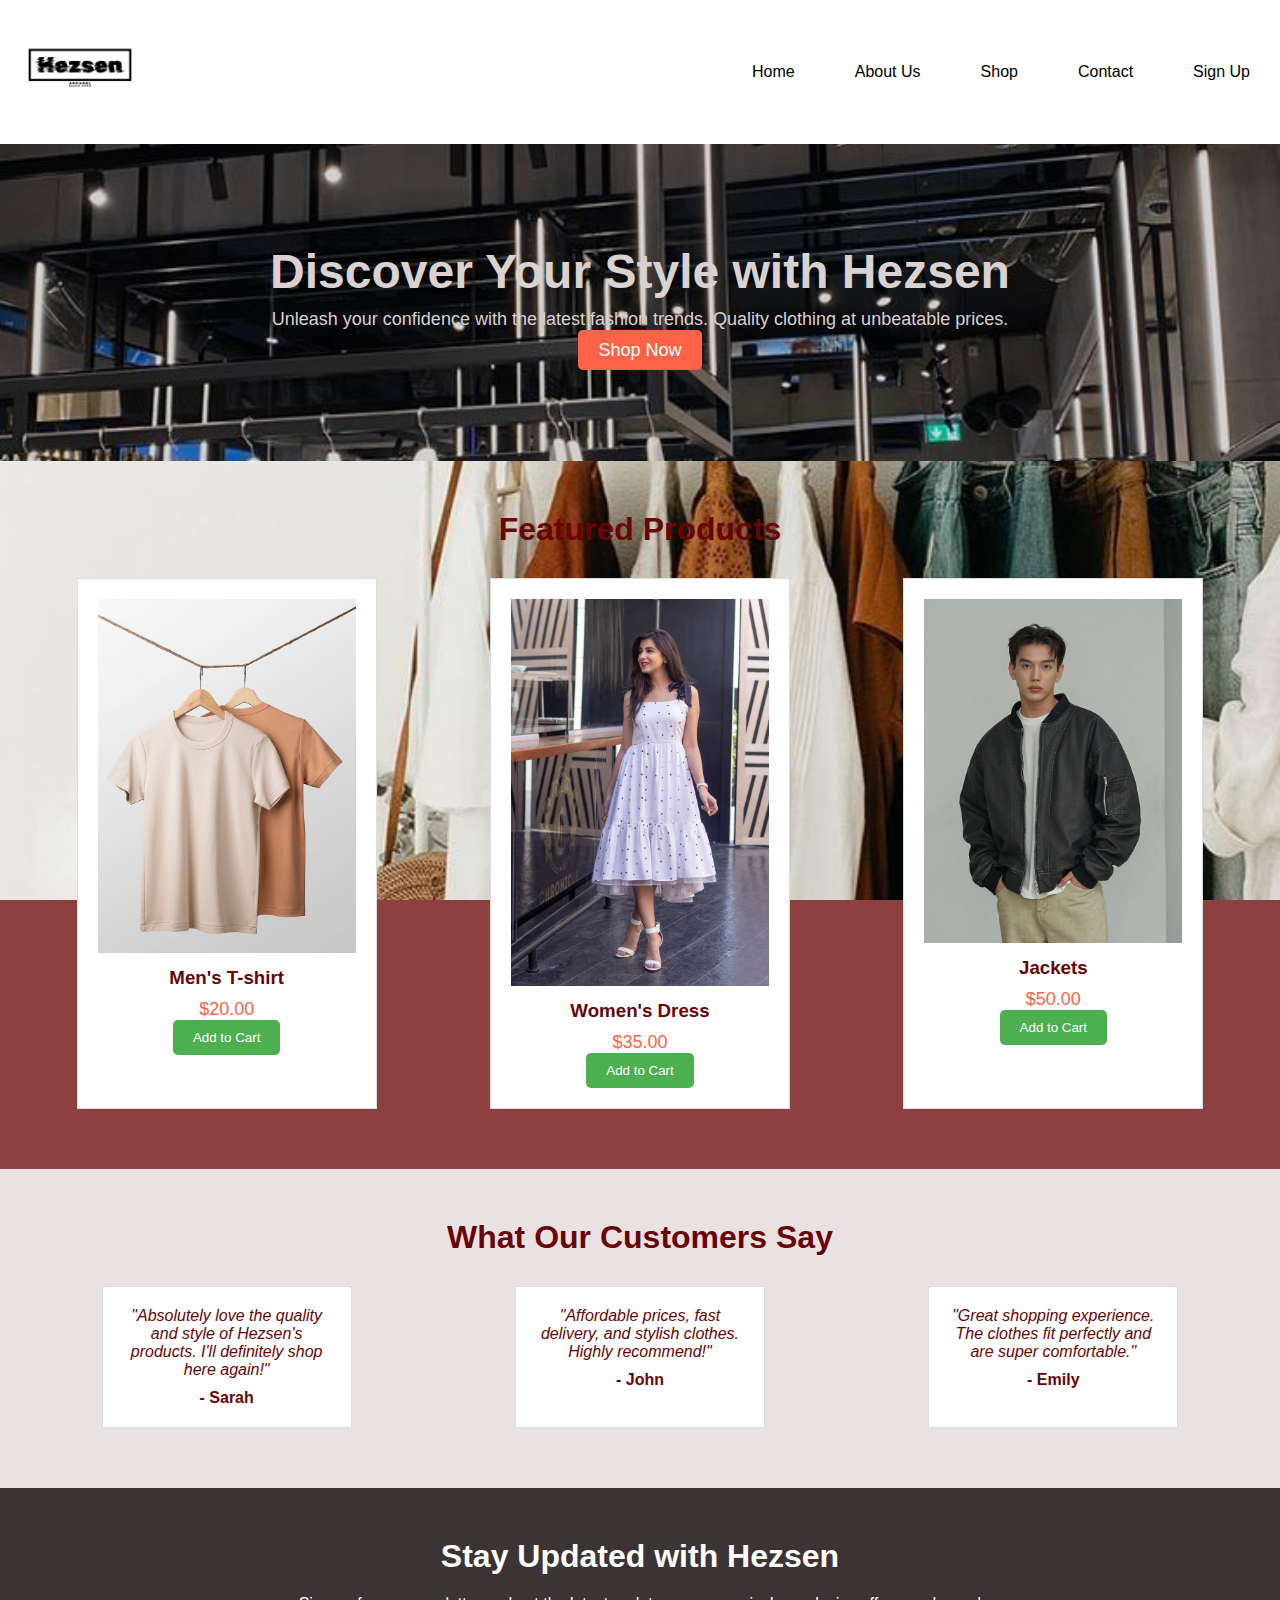
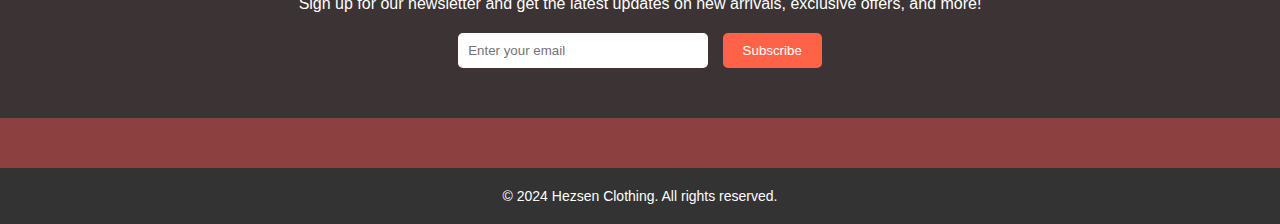
<file: index.html>
<!DOCTYPE html>
<html lang="en">
<head>
  <meta charset="UTF-8">
  <meta name="viewport" content="width=device-width, initial-scale=1.0">
  <title>Hezsen Clothing - Trendy Apparel</title>
  <link rel="stylesheet" href="style.css">
</head>
<body>
  <header>
    <nav>
      <div class="logo">
        <a href="index.html">
          <img src="Hezsen.png" alt="Hezsen Clothing Logo">
        </a>
      </div>
      <ul>
        <li><a href="index.html">Home</a></li>
        <li><a href="about.html">About Us</a></li>
        <li><a href="shop.html">Shop</a></li>
        <li><a href="contact.html">Contact</a></li>
        <li><a href="signup.html">Sign Up</a></li>
      </ul>
    </nav>
  </header>

  <section class="hero">
    <div class="hero-content">
      <h1>Discover Your Style with Hezsen</h1>
      <p>Unleash your confidence with the latest fashion trends. Quality clothing at unbeatable prices.</p>
      <a href="shop.html" class="hero-btn">Shop Now</a>
    </div>
  </section>

  <section class="featured-products">
    <h2>Featured Products</h2>
    <div class="product-grid">
      <div class="product-card">
        <img src="tshirt.jpeg" alt="Men's T-shirt">

        <h3>Men's T-shirt</h3>
        <p>$20.00</p>
        <button>Add to Cart</button>
      </div>
      <div class="product-card">
        <img src="frock.jpeg" alt="Women's Dress">

        <h3>Women's Dress</h3>
        <p>$35.00</p>
        <button>Add to Cart</button>
      </div>
      <div class="product-card">
        <img src="Jacket.jpeg" alt="Jackets">

        <h3>Jackets</h3>
        <p>$50.00</p>
        <button>Add to Cart</button>
      </div>
    </div>
  </section>

  <section class="testimonials">
    <h2>What Our Customers Say</h2>
    <div class="testimonial-grid">
      <div class="testimonial">
        <p>"Absolutely love the quality and style of Hezsen's products. I'll definitely shop here again!"</p>
        <span>- Sarah</span>
      </div>
      <div class="testimonial">
        <p>"Affordable prices, fast delivery, and stylish clothes. Highly recommend!"</p>
        <span>- John</span>
      </div>
      <div class="testimonial">
        <p>"Great shopping experience. The clothes fit perfectly and are super comfortable."</p>
        <span>- Emily</span>
      </div>
    </div>
  </section>

  <section class="newsletter">
    <h2>Stay Updated with Hezsen</h2>
    <p>Sign up for our newsletter and get the latest updates on new arrivals, exclusive offers, and more!</p>
    <form id="newsletterForm">
      <input type="email" id="newsletterEmail" name="newsletterEmail" placeholder="Enter your email" required>
      <input type="submit" value="Subscribe">
    </form>
  </section>

  <footer>
    <p>&copy; 2024 Hezsen Clothing. All rights reserved.</p>
  </footer>

  <script>
    document.getElementById("newsletterForm").addEventListener("submit", function(event) {
      var email = document.getElementById("newsletterEmail").value;
      var emailPattern = /^[a-zA-Z0-9._-]+@[a-zA-Z0-9.-]+\.[a-zA-Z]{2,6}$/;
      if (!emailPattern.test(email)) {
        alert("Invalid email format.");
        event.preventDefault();
      }
    });
  </script>
</body>
</html>
</file>
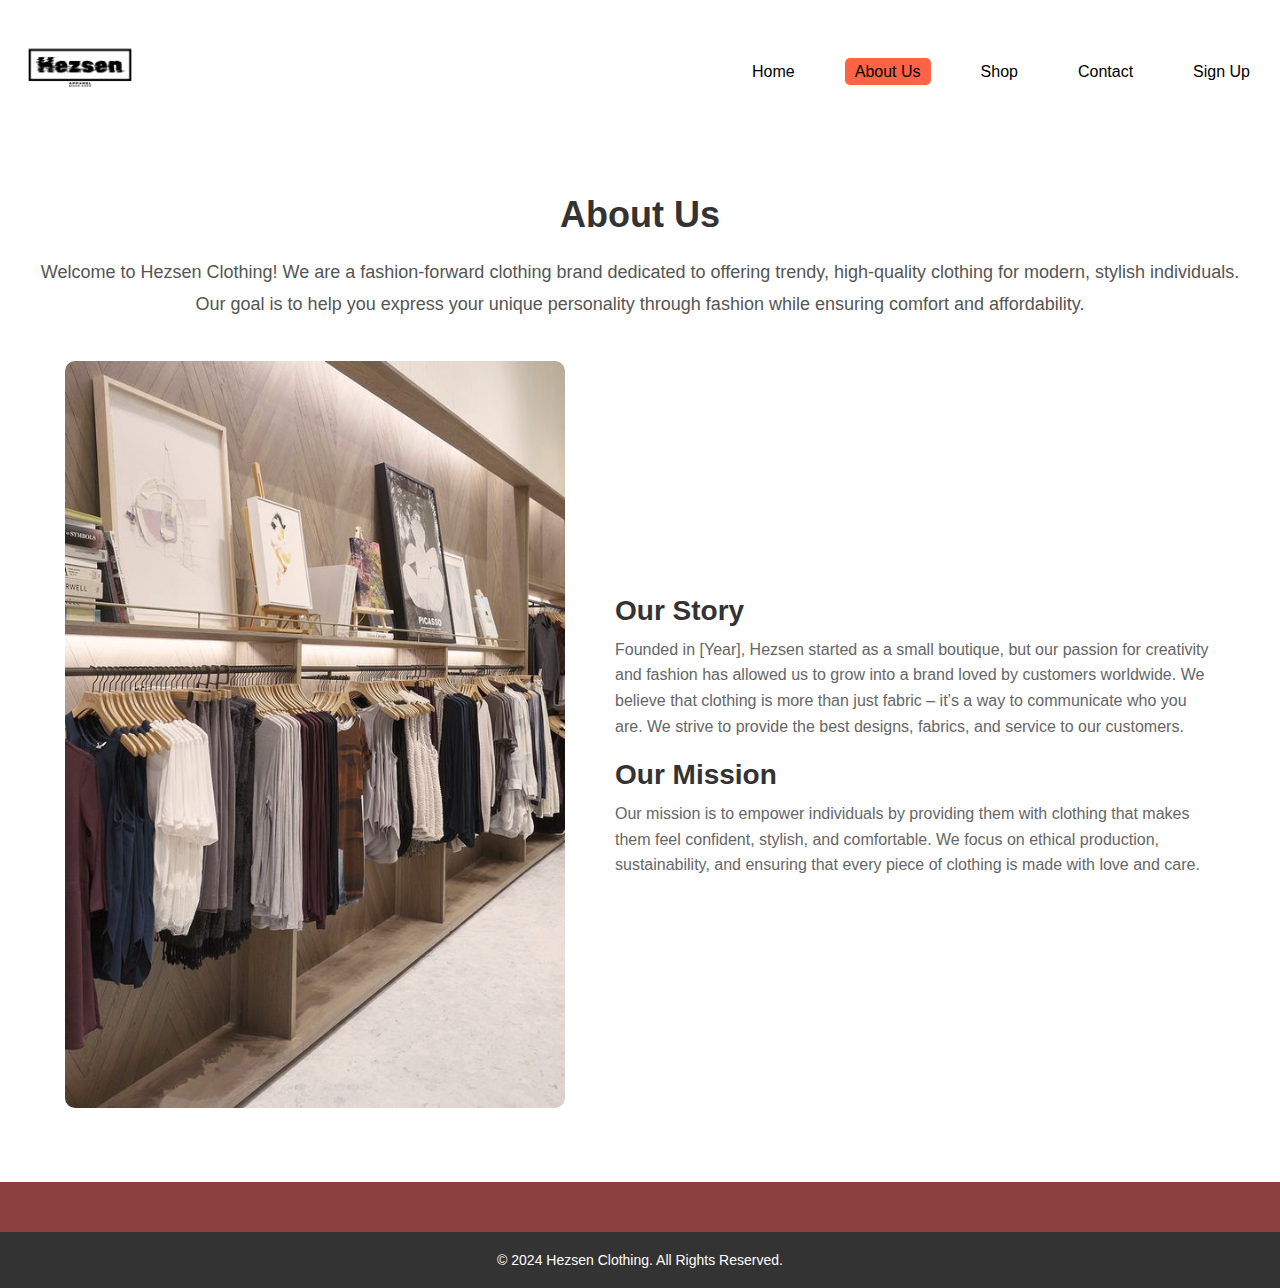
<file: about.html>
<!DOCTYPE html>
<html lang="en">
<head>
    <meta charset="UTF-8">
    <meta name="viewport" content="width=device-width, initial-scale=1.0">
    <title>About Us - Hezsen Clothing</title>
    <link rel="stylesheet" href="style.css">
</head>
<body>

    <header>
        <nav>
            <div class="logo">
                <img src="Hezsen.png" alt="Hezsen Logo">
            </div>
            <ul>
                <li><a href="index.html">Home</a></li>
                <li><a href="about.html" class="active">About Us</a></li>
                <li><a href="shop.html">Shop</a></li>
                <li><a href="contact.html">Contact</a></li>
                <li><a href="signup.html">Sign Up</a></li>

            </ul>
        </nav>
    </header>

    <section class="about-us">
        <div class="about-container">
            <h1>About Us</h1>
            <p>Welcome to Hezsen Clothing! We are a fashion-forward clothing brand dedicated to offering trendy, high-quality clothing for modern, stylish individuals. Our goal is to help you express your unique personality through fashion while ensuring comfort and affordability.</p>

            <div class="about-content">
                <div class="about-image">
                    <img src="download (1).jpeg" alt="Our Team"> 
                </div>
                <div class="about-text">
                    <h2>Our Story</h2>
                    <p>Founded in [Year], Hezsen started as a small boutique, but our passion for creativity and fashion has allowed us to grow into a brand loved by customers worldwide. We believe that clothing is more than just fabric – it’s a way to communicate who you are. We strive to provide the best designs, fabrics, and service to our customers.</p>
                    <h2>Our Mission</h2>
                    <p>Our mission is to empower individuals by providing them with clothing that makes them feel confident, stylish, and comfortable. We focus on ethical production, sustainability, and ensuring that every piece of clothing is made with love and care.</p>
                </div>
            </div>
        </div>
    </section>

    <footer>
        <p>&copy; 2024 Hezsen Clothing. All Rights Reserved.</p>
    </footer>
</body>
</html>
</file>
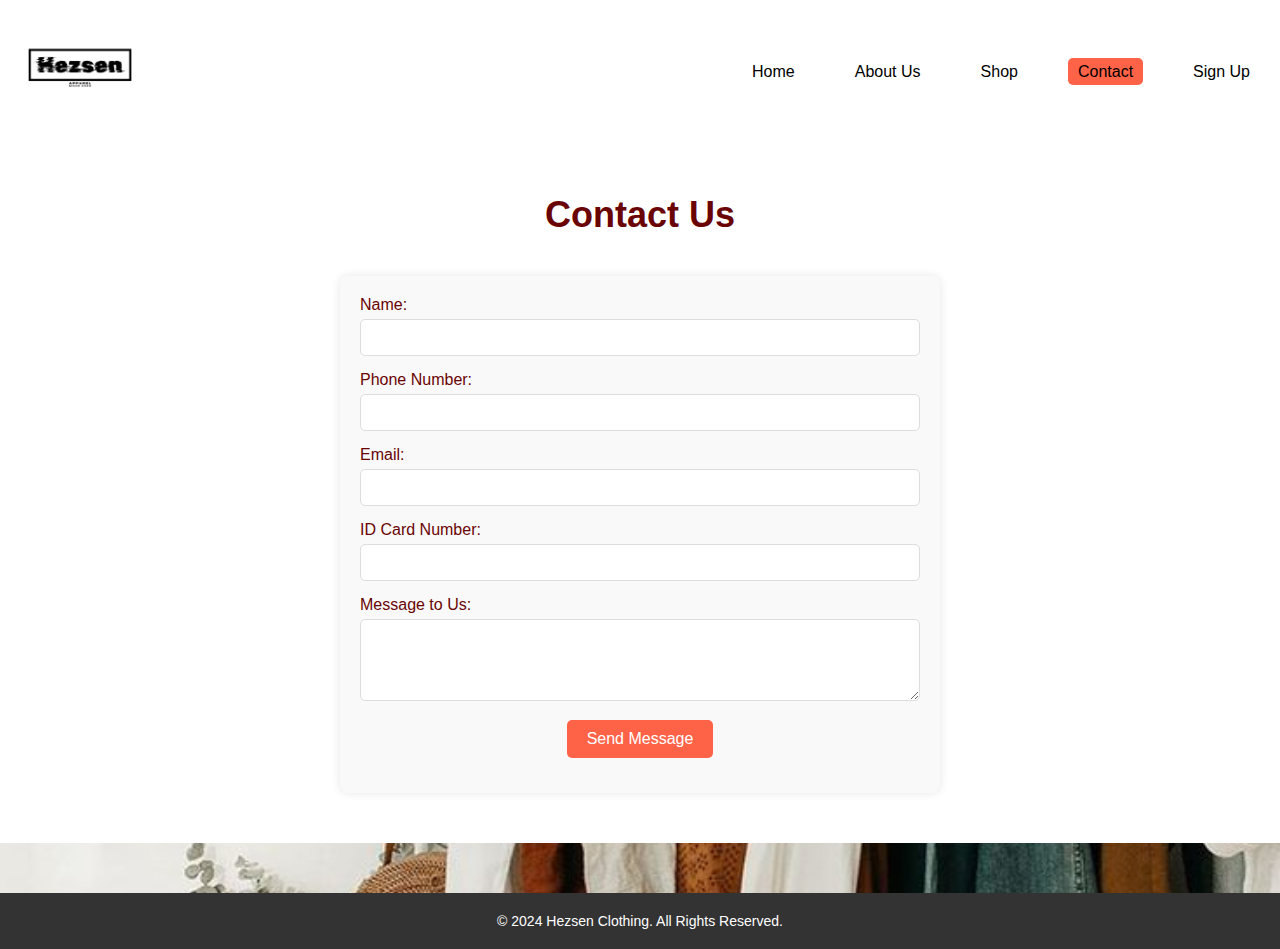
<file: contact.html>
<!DOCTYPE html>
<html lang="en">
<head>
    <meta charset="UTF-8">
    <meta name="viewport" content="width=device-width, initial-scale=1.0">
    <title>Contact Us - Hezsen Clothing</title>
    <link rel="stylesheet" href="style.css">
</head>
<body>

    <header>
        <div class="logo">
            <img src="Hezsen.png" alt="Hezsen Logo"> 
        </div>
        <nav>
            <ul>


                <li><a href="index.html">Home</a></li>
                <li><a href="about.html">About Us</a></li>
                <li><a href="shop.html">Shop</a></li>
                <li><a href="contact.html" class="active">Contact</a></li>
                <li><a href="signup.html">Sign Up</a></li>


            </ul>
        </nav>
    </header>

    <section class="contact">
        <h1>Contact Us</h1>
        <form id="contact-form" onsubmit="return validateContactForm()">
            <div>
                <label for="name">Name:</label>
                <input type="text" id="name" name="name">
            </div>
            <div>
                <label for="phone">Phone Number:</label>
                <input type="text" id="phone" name="phone">
            </div>
            <div>
                <label for="email">Email:</label>
                <input type="email" id="email" name="email">
            </div>
            <div>
                <label for="nic">ID Card Number:</label>
                <input type="text" id="nic" name="nic">
            </div>
            <div>
                <label for="message">Message to Us:</label>
                <textarea id="message" name="message" rows="4"></textarea>
            </div>
            <div>
                <input type="submit" value="Send Message">
            </div>
        </form>
    </section>

    <footer>
        <p>&copy; 2024 Hezsen Clothing. All Rights Reserved.</p>
    </footer>

    <script src="script.js"></script>
</body>
</html>
</file>
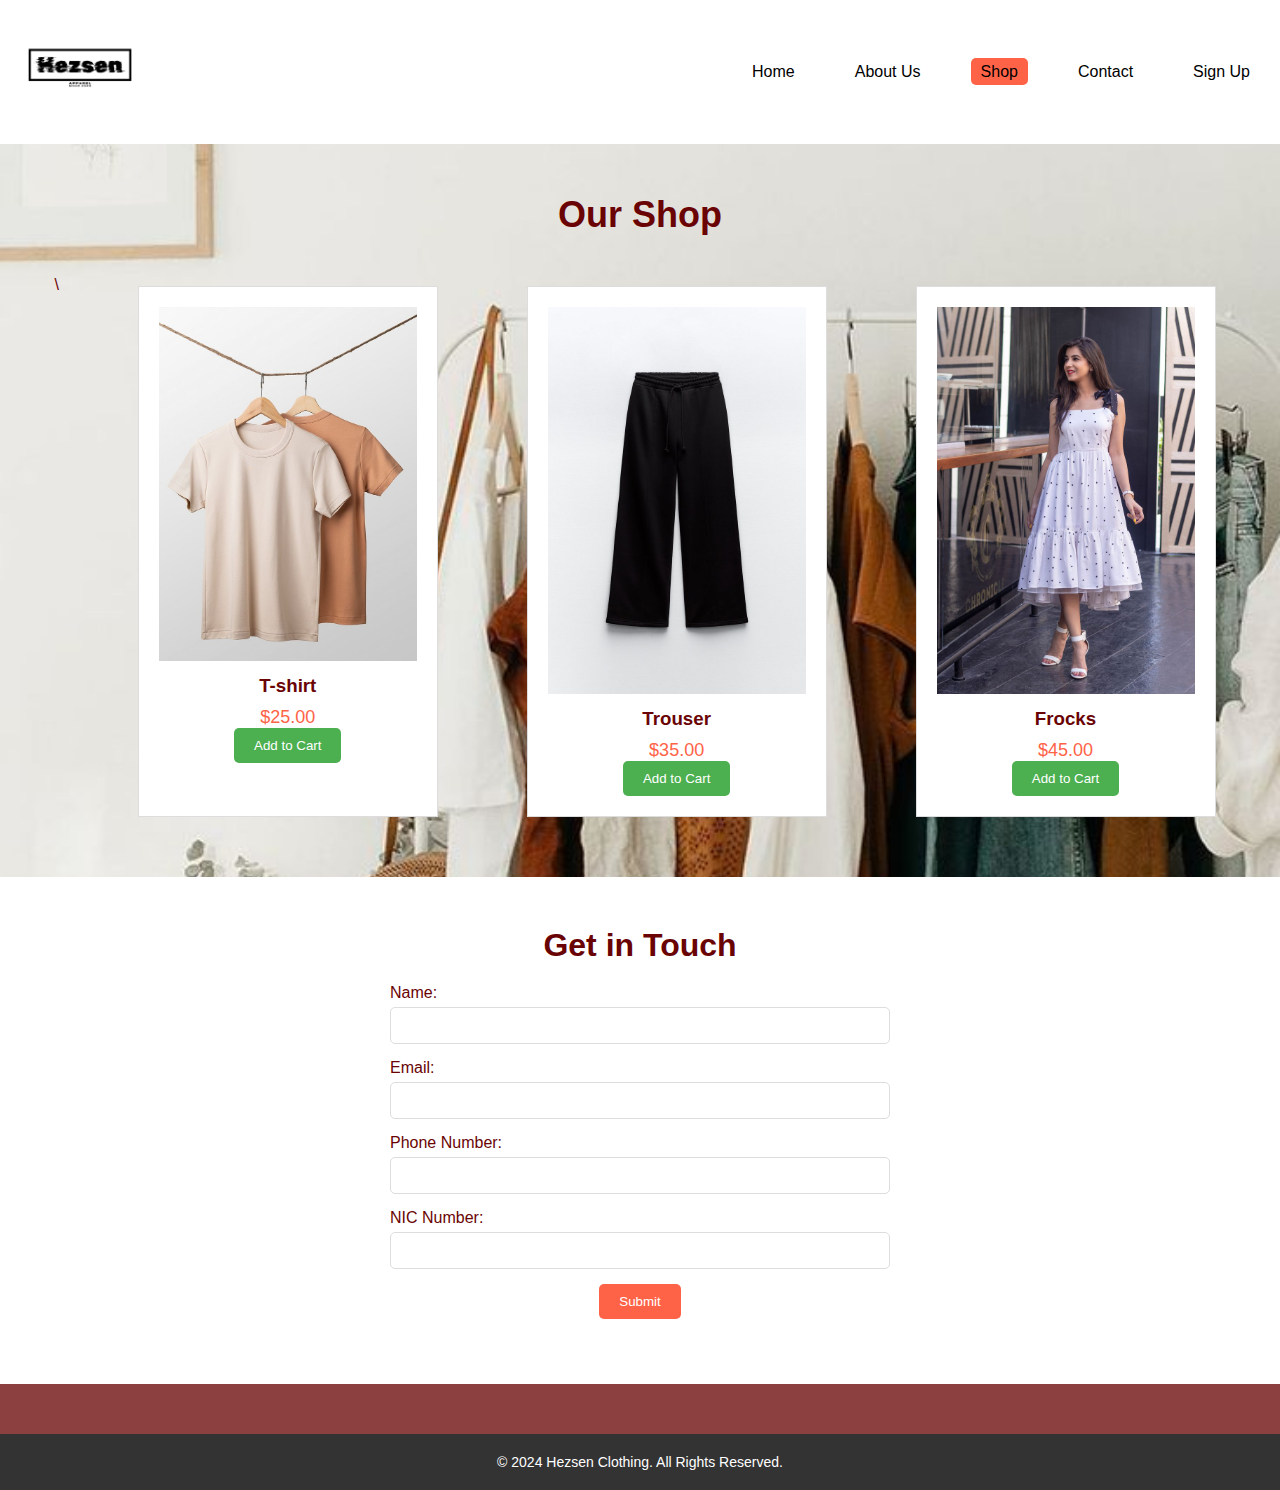
<file: shop.html>
<!DOCTYPE html>
<html lang="en">
<head>
    <meta charset="UTF-8">
    <meta name="viewport" content="width=device-width, initial-scale=1.0">
    <title>Shop - Hezsen Clothing</title>
    <link rel="stylesheet" href="style.css">
</head>
<body>

    <header>
        <div class="logo">
            <img src="Hezsen.png" alt="Hezsen Logo"> 
        </div>
        <nav>
            <ul>


                <li><a href="index.html">Home</a></li>
                <li><a href="about.html">About Us</a></li>
                <li><a href="shop.html" class="active">Shop</a></li>
                <li><a href="contact.html">Contact</a></li>
                <li><a href="signup.html">Sign Up</a></li>

            </ul>
        </nav>
    </header>

    <section class="shop">
        <h1>Our Shop</h1>
        <div class="product-grid">\

            <div class="product-card">
                <img src="tshirt.jpeg" alt="T-shirt">
                <h3>T-shirt</h3>
                <p>$25.00</p>
                <button>Add to Cart</button>
            </div>

            <div class="product-card">
                <img src="trouser.jpeg" alt="Trouser">
                <h3>Trouser</h3>
                <p>$35.00</p>
                <button>Add to Cart</button>
            </div>

            <div class="product-card">
                <img src="frock.jpeg" alt="Frocks">
                <h3>Frocks</h3>
                <p>$45.00</p>
                <button>Add to Cart</button>
            </div>
        </div>
    </section>

    <section class="contact-form">
        <h2>Get in Touch</h2>
        <form id="shop-form" onsubmit="return validateForm()">
            <div>
                <label for="name">Name:</label>
                <input type="text" id="name" name="name">
            </div>
            <div>
                <label for="email">Email:</label>
                <input type="email" id="email" name="email">
            </div>
            <div>
                <label for="phone">Phone Number:</label>
                <input type="text" id="phone" name="phone">
            </div>
            <div>
                <label for="nic">NIC Number:</label>
                <input type="text" id="nic" name="nic">
            </div>
            <div>
                <input type="submit" value="Submit">
            </div>
        </form>
    </section>

    <footer>
        <p>&copy; 2024 Hezsen Clothing. All Rights Reserved.</p>
    </footer>

    <script src="script.js"></script>
</body>
</html>
</file>
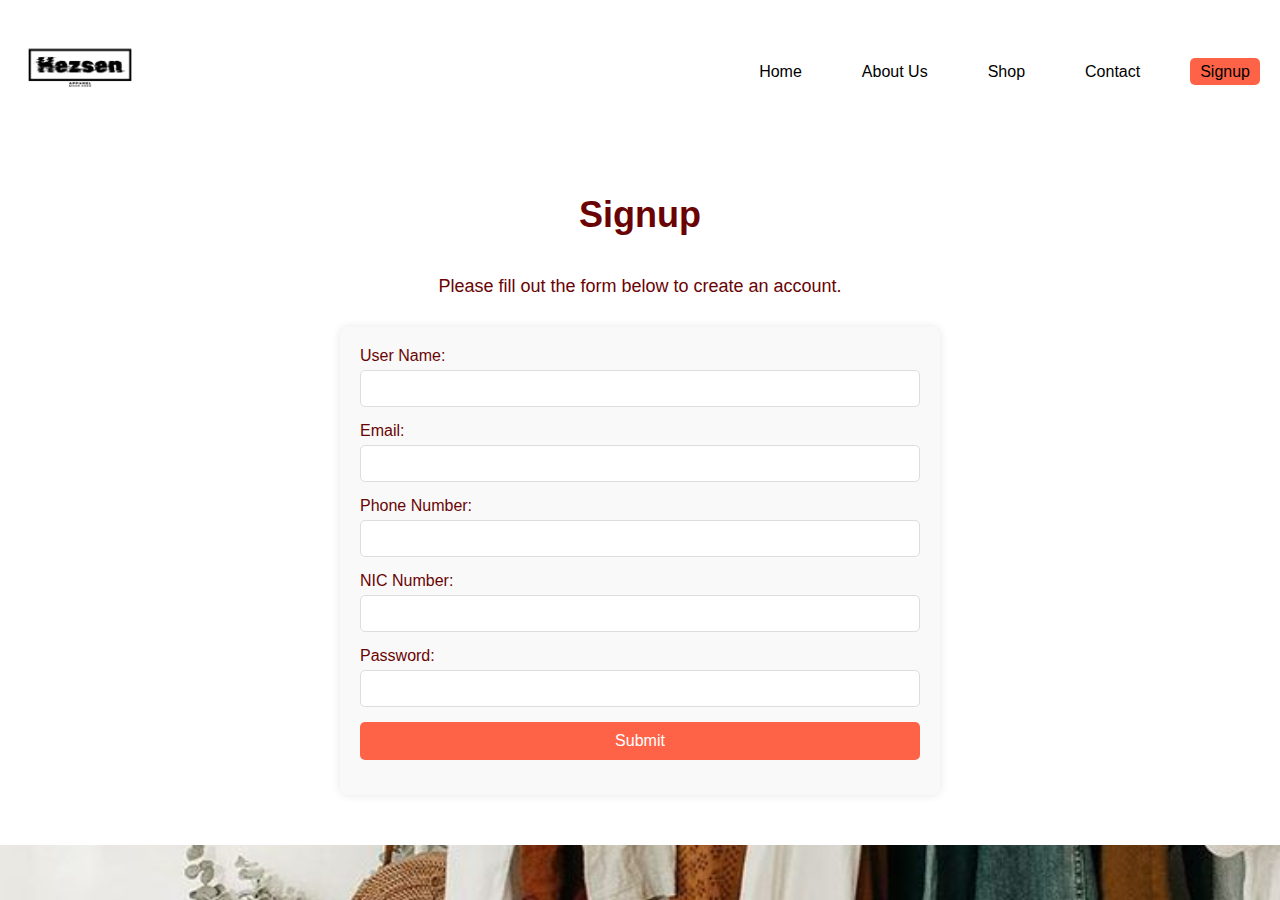
<file: signup.html>
<!DOCTYPE html>
<html lang="en">
<head>
  <meta charset="UTF-8">
  <meta name="viewport" content="width=device-width, initial-scale=1.0">
  <title>Signup Page</title>
  <link rel="stylesheet" href="style.css">
</head>
<body>
  <header>
    <nav>
      <div class="logo">
        <img src="Hezsen.png" alt="Logo"> 
      </div>
      <ul>
        <li><a href="index.html">Home</a></li>
        <li><a href="about.html">About Us</a></li>
        <li><a href="shop.html">Shop</a></li>
        <li><a href="contact.html">Contact</a></li>
        <li><a href="signup.html" class="active">Signup</a></li>
      </ul>
    </nav>
  </header>

  <div class="signup">
    <div class="signup-content">
      <h1>Signup</h1>
      <p>Please fill out the form below to create an account.</p>
      <form id="signupForm">
        <div>
          <label for="username">User Name:</label>
          <input type="text" id="username" name="username">
        </div>
        <div>
          <label for="email">Email:</label>
          <input type="email" id="email" name="email">
        </div>
        <div>
          <label for="phone">Phone Number:</label>
          <input type="text" id="phone" name="phone">
        </div>
        <div>
          <label for="nic">NIC Number:</label>
          <input type="text" id="nic" name="nic">
        </div>
        <div>
          <label for="password">Password:</label>
          <input type="password" id="password" name="password">
        </div>
        <div>
          <button type="submit">Submit</button>
        </div>
      </form>
    </div>
  </div>

  <script src="script.js"></script>
</body>
</html>
</file>
<file: style.css>
body {
    font-family: Arial, sans-serif;
    margin: 0;
    padding: 0;
    color: #120656;
    background-image: url('webbac.jpeg'); 
    background-size: cover; 
    background-position: center; 
    background-attachment: fixed; 
  }
  
  header {
    background-color: #ffffff; 
    color: #000000;
    padding: 5px 10px; 
    display: flex;
    align-items: center;
    justify-content: space-between; 
  }
  
  .logo {
    flex-shrink: 0; 
  }
  
  .logo img {
    max-width: 150px; 
    height: auto; 
  }
  
  nav {
    flex-grow: 1; 
    display: flex;
    justify-content: flex-start; 
    align-items: center;
  }
  
  nav ul {
    list-style-type: none;
    margin: 0;
    padding: 0;
    display: flex;
    margin-left: auto; 
  }
  
  nav ul li {
    display: inline;
    margin-left: 20px; 
  }
  
  nav ul li a {
    color: #000000;
    text-decoration: none;
    padding: 5px 10px;
    font-size: 14px; 
  }
  
  nav ul li a:hover {
    background-color: #840a0a;
  }
  
  .hero {
    background-image: url('clothes.jpeg'); 
    background-size: cover;
    background-position: center;
    background-attachment: fixed;
    color: rgb(218, 209, 209);
    text-align: center;
    padding: 100px 20px;
  }
  
  .hero-content h1 {
    font-size: 48px;
    margin: 0;
  }
  
  .hero-content p {
    font-size: 18px;
    margin: 10px 0;
  }
  
  .hero-btn {
    background-color: #ff6347;
    color: white;
    padding: 10px 20px;
    text-decoration: none;
    font-size: 18px;
    border-radius: 5px;
  }
  
  .hero-btn:hover {
    background-color: #010000;
  }
  
  .featured-products {
    text-align: center;
    padding: 50px 20px;
  }
  
  .featured-products h2 {
    font-size: 32px;
    margin-bottom: 20px;
  }
  
  .product-grid {
    display: flex;
    justify-content: space-around;
    flex-wrap: wrap;
  }
  
  .product-card {
    border: 4px solid #000000;
    padding: 20px;
    margin: 10px;
    text-align: center;
    width: 250px;
  }
  
  .product-card img {
    width: 100%;
  }
  
  .product-card h3 {
    margin: 10px 0;
  }
  
  .product-card button {
    background-color: #4CAF50;
    color: white;
    padding: 10px 20px;
    border: none;
    cursor: pointer;
    border-radius: 5px;
  }
  
  .product-card button:hover {
    background-color: #45a049;
  }
  
  .testimonials {
    background-color: rgba(244, 244, 244, 0.9);
    padding: 50px 20px;
    text-align: center;
  }
  
  .testimonials h2 {
    font-size: 32px;
    margin-bottom: 20px;
  }
  
  .testimonial-grid {
    display: flex;
    justify-content: space-around;
    flex-wrap: wrap;
  }
  
  .testimonial {
    background-color: white;
    border: 1px solid #ddd;
    padding: 20px;
    margin: 10px;
    width: 250px;
  }
  
  .testimonial p {
    font-style: italic;
  }
  
  .testimonial span {
    display: block;
    margin-top: 10px;
    font-weight: bold;
  }
  
  .newsletter {
    background-color: rgba(51, 51, 51, 0.9);
    color: white;
    text-align: center;
    padding: 50px 20px;
  }
  
  .newsletter h2 {
    font-size: 32px;
    margin-bottom: 20px;
  }
  
  .newsletter form {
    margin-top: 20px;
  }
  
  .newsletter input[type="email"] {
    padding: 10px;
    width: 250px;
    margin-right: 10px;
    border-radius: 5px;
    border: none;
  }
  
  .newsletter input[type="submit"] {
    background-color: #ff6347;
    color: white;
    padding: 10px 20px;
    border: none;
    cursor: pointer;
    border-radius: 5px;
  }
  
  .newsletter input[type="submit"]:hover {
    background-color: #ff4500;
  }
  
  footer {
    background-color: #333;
    color: white;
    text-align: center;
    padding: 20px 0;
  }
  








* {
    margin: 0;
    padding: 0;
    box-sizing: border-box;
  }
  
  body {
    font-family: 'Arial', sans-serif;
    color: #333;
    background-color: #f9f9f9;
    margin: 0;
  }
  
  header {
    background-color: #ffffff;
    padding: 5px 20px;
    display: flex;
    align-items: center;
    justify-content: space-between;
  }
  
  .logo {
    flex-shrink: 0;
  }
  
  .logo img {
    max-width: 120px;
    height: auto;
  }
  
  nav {
    flex-grow: 1;
    display: flex;
    justify-content: flex-start;
    align-items: center;
  }
  
  nav ul {
    list-style-type: none;
    margin: 0;
    padding: 0;
    display: flex;
    margin-left: auto;
  }
  
  nav ul li {
    display: inline;
    margin-left: 20px;
  }
  
  nav ul li a {
    color: #000000;
    text-decoration: none;
    padding: 5px 10px;
    font-size: 14px;
  }
  
  nav ul li a:hover {
    background-color: #771010;
    border-radius: 5px;
  }
  
  nav ul li a.active {
    background-color: #ff6347;
    border-radius: 5px;
  }
  
  .about-us {
    padding: 50px 20px;
    text-align: center;
    background-color: #fff;
  }
  
  .about-container {
    max-width: 1200px;
    margin: 0 auto;
  }
  
  .about-us h1 {
    font-size: 36px;
    color: #333;
    margin-bottom: 20px;
  }
  
  .about-us p {
    font-size: 18px;
    line-height: 1.8;
    margin-bottom: 40px;
    color: #555;
  }
  
  .about-content {
    display: flex;
    justify-content: space-around;
    align-items: center;
    flex-wrap: wrap;
  }
  
  .about-image img {
    max-width: 500px;
    width: 100%;
    border-radius: 10px;
    margin-bottom: 20px;
  }
  
  .about-text {
    max-width: 600px;
    text-align: left;
  }
  
  .about-text h2 {
    font-size: 28px;
    margin-bottom: 10px;
    color: #333;
  }
  
  .about-text p {
    font-size: 16px;
    line-height: 1.6;
    margin-bottom: 20px;
    color: #666;
  }
  
  footer {
    background-color: #333;
    color: white;
    text-align: center;
    padding: 20px;
    margin-top: 50px;
  }
  
  footer p {
    font-size: 14px;
  }
  





* {
    margin: 0;
    padding: 0;
    box-sizing: border-box;
  }
  
  body {
    font-family: 'Arial', sans-serif;
    color: #333;
    background-color: #f4f4f4;
  }
  
  header {
    background-color: #333;
    padding: 10px 0;
    display: flex;
    justify-content: space-between;
    align-items: center;
  }
  
  .logo img {
    max-width: 120px;
    height: auto;
    margin-left: 20px;
  }
  
  nav ul {
    list-style-type: none;
    display: flex;
    justify-content: center;
  }
  
  nav ul li {
    margin: 0 20px;
  }
  
  nav ul li a {
    color: #fff;
    text-decoration: none;
    padding: 5px 10px;
    font-size: 16px;
  }
  
  nav ul li a.active {
    background-color: #ff6347;
    border-radius: 5px;
  }
  
  .shop {
    text-align: center;
    padding: 50px 20px;
  }
  
  .shop h1 {
    font-size: 36px;
    margin-bottom: 40px;
  }
  
  .product-grid {
    display: flex;
    justify-content: space-around;
    flex-wrap: wrap;
  }
  
  .product-card {
    background-color: white;
    border: 1px solid #ddd;
    padding: 20px;
    margin: 10px;
    text-align: center;
    width: 300px;
  }
  
  .product-card img {
    width: 100%;
    height: auto;
  }
  
  .product-card h3 {
    margin: 10px 0;
  }
  
  .product-card p {
    font-size: 18px;
    color: #ff6347;
  }
  
  .product-card button {
    background-color: #4CAF50;
    color: white;
    padding: 10px 20px;
    border: none;
    cursor: pointer;
    border-radius: 5px;
  }
  
  .product-card button:hover {
    background-color: #45a049;
  }
  
  .contact-form {
    background-color: #fff;
    padding: 50px 20px;
    text-align: center;
  }
  
  .contact-form h2 {
    font-size: 32px;
    margin-bottom: 20px;
  }
  
  .contact-form form {
    max-width: 500px;
    margin: 0 auto;
  }
  
  .contact-form form div {
    margin-bottom: 15px;
  }
  
  .contact-form label {
    display: block;
    text-align: left;
    margin-bottom: 5px;
  }
  
  .contact-form input[type="text"],
  .contact-form input[type="email"] {
    width: 100%;
    padding: 10px;
    border: 1px solid #ddd;
    border-radius: 5px;
  }
  
  .contact-form input[type="submit"] {
    background-color: #ff6347;
    color: white;
    padding: 10px 20px;
    border: none;
    cursor: pointer;
    border-radius: 5px;
  }
  
  .contact-form input[type="submit"]:hover {
    background-color: #ff4500;
  }
  
  footer {
    background-color: #333;
    color: white;
    text-align: center;
    padding: 20px 0;
  }

  




* {
    margin: 0;
    padding: 0;
    box-sizing: border-box;
  }
  
  body {
    font-family: 'Arial', sans-serif;
    color: #333;
    background-color: #f4f4f4;
  }
  
  header {
    background-color: #333;
    padding: 10px 0;
    display: flex;
    justify-content: space-between;
    align-items: center;
  }
  
  .logo img {
    max-width: 120px;
    height: auto;
    margin-left: 20px;
  }
  
  nav ul {
    list-style-type: none;
    display: flex;
    justify-content: center;
  }
  
  nav ul li {
    margin: 0 20px;
  }
  
  nav ul li a {
    color: #fff;
    text-decoration: none;
    padding: 5px 10px;
    font-size: 16px;
  }
  
  nav ul li a.active {
    background-color: #ff6347;
    border-radius: 5px;
  }
  
  .contact {
    text-align: center;
    padding: 50px 20px;
    background-color: #fff;
  }
  
  .contact h1 {
    font-size: 36px;
    margin-bottom: 40px;
  }
  
  .contact form {
    max-width: 600px;
    margin: 0 auto;
    background-color: #f9f9f9;
    padding: 20px;
    border-radius: 8px;
    box-shadow: 0 0 10px rgba(0, 0, 0, 0.1);
  }
  
  .contact form div {
    margin-bottom: 15px;
  }
  
  .contact label {
    display: block;
    text-align: left;
    margin-bottom: 5px;
  }
  
  .contact input[type="text"],
  .contact input[type="email"],
  .contact textarea {
    width: 100%;
    padding: 10px;
    border: 1px solid #ddd;
    border-radius: 5px;
  }
  
  .contact textarea {
    resize: vertical;
  }
  
  .contact input[type="submit"] {
    background-color: #ff6347;
    color: white;
    padding: 10px 20px;
    border: none;
    cursor: pointer;
    border-radius: 5px;
    font-size: 16px;
  }
  
  .contact input[type="submit"]:hover {
    background-color: #ff4500;
  }
  
  footer {
    background-color: #333;
    color: white;
    text-align: center;
    padding: 20px 0;
  }






* {
    margin: 0;
    padding: 0;
    box-sizing: border-box;
  }
  
  body {
    font-family: 'Arial', sans-serif;
    color: #6a0404;
    background-color: #8d4040;
  }
  
  header {
    background-color: #ffffff;
    padding: 10px 0;
    display: flex;
    justify-content: space-between;
    align-items: center;
  }
  
  .logo img {
    max-width: 120px;
    height: auto;
    margin-left: 20px;
  }
  
  nav ul {
    list-style-type: none;
    display: flex;
    justify-content: center;
  }
  
  nav ul li {
    margin: 0 20px;
  }
  
  nav ul li a {
    color: #000000;
    text-decoration: none;
    padding: 5px 10px;
    font-size: 16px;
  }
  
  nav ul li a.active {
    background-color: #ff6347;
    border-radius: 5px;
  }
  
  .signup {
    text-align: center;
    padding: 50px 20px;
    background-color: #fff;
  }
  
  .signup h1 {
    font-size: 36px;
    margin-bottom: 40px;
  }
  
  .signup p {
    font-size: 18px;
    margin-bottom: 30px;
  }
  
  .signup form {
    max-width: 600px;
    margin: 0 auto;
    background-color: #f9f9f9;
    padding: 20px;
    border-radius: 8px;
    box-shadow: 0 0 10px rgba(0, 0, 0, 0.1);
  }
  
  .signup form div {
    margin-bottom: 15px;
  }
  
  .signup label {
    display: block;
    text-align: left;
    margin-bottom: 5px;
  }
  
  .signup input[type="text"],
  .signup input[type="email"],
  .signup input[type="password"] {
    width: 100%;
    padding: 10px;
    border: 1px solid #ddd;
    border-radius: 5px;
  }
  
  .signup button {
    background-color: #ff6347;
    color: white;
    padding: 10px 20px;
    border: none;
    cursor: pointer;
    border-radius: 5px;
    font-size: 16px;
    width: 100%;
  }
  
  .signup button:hover {
    background-color: #ff4500;
  }
  
  footer {
    background-color: #333;
    color: white;
    text-align: center;
    padding: 20px 0;
  }
</file>
